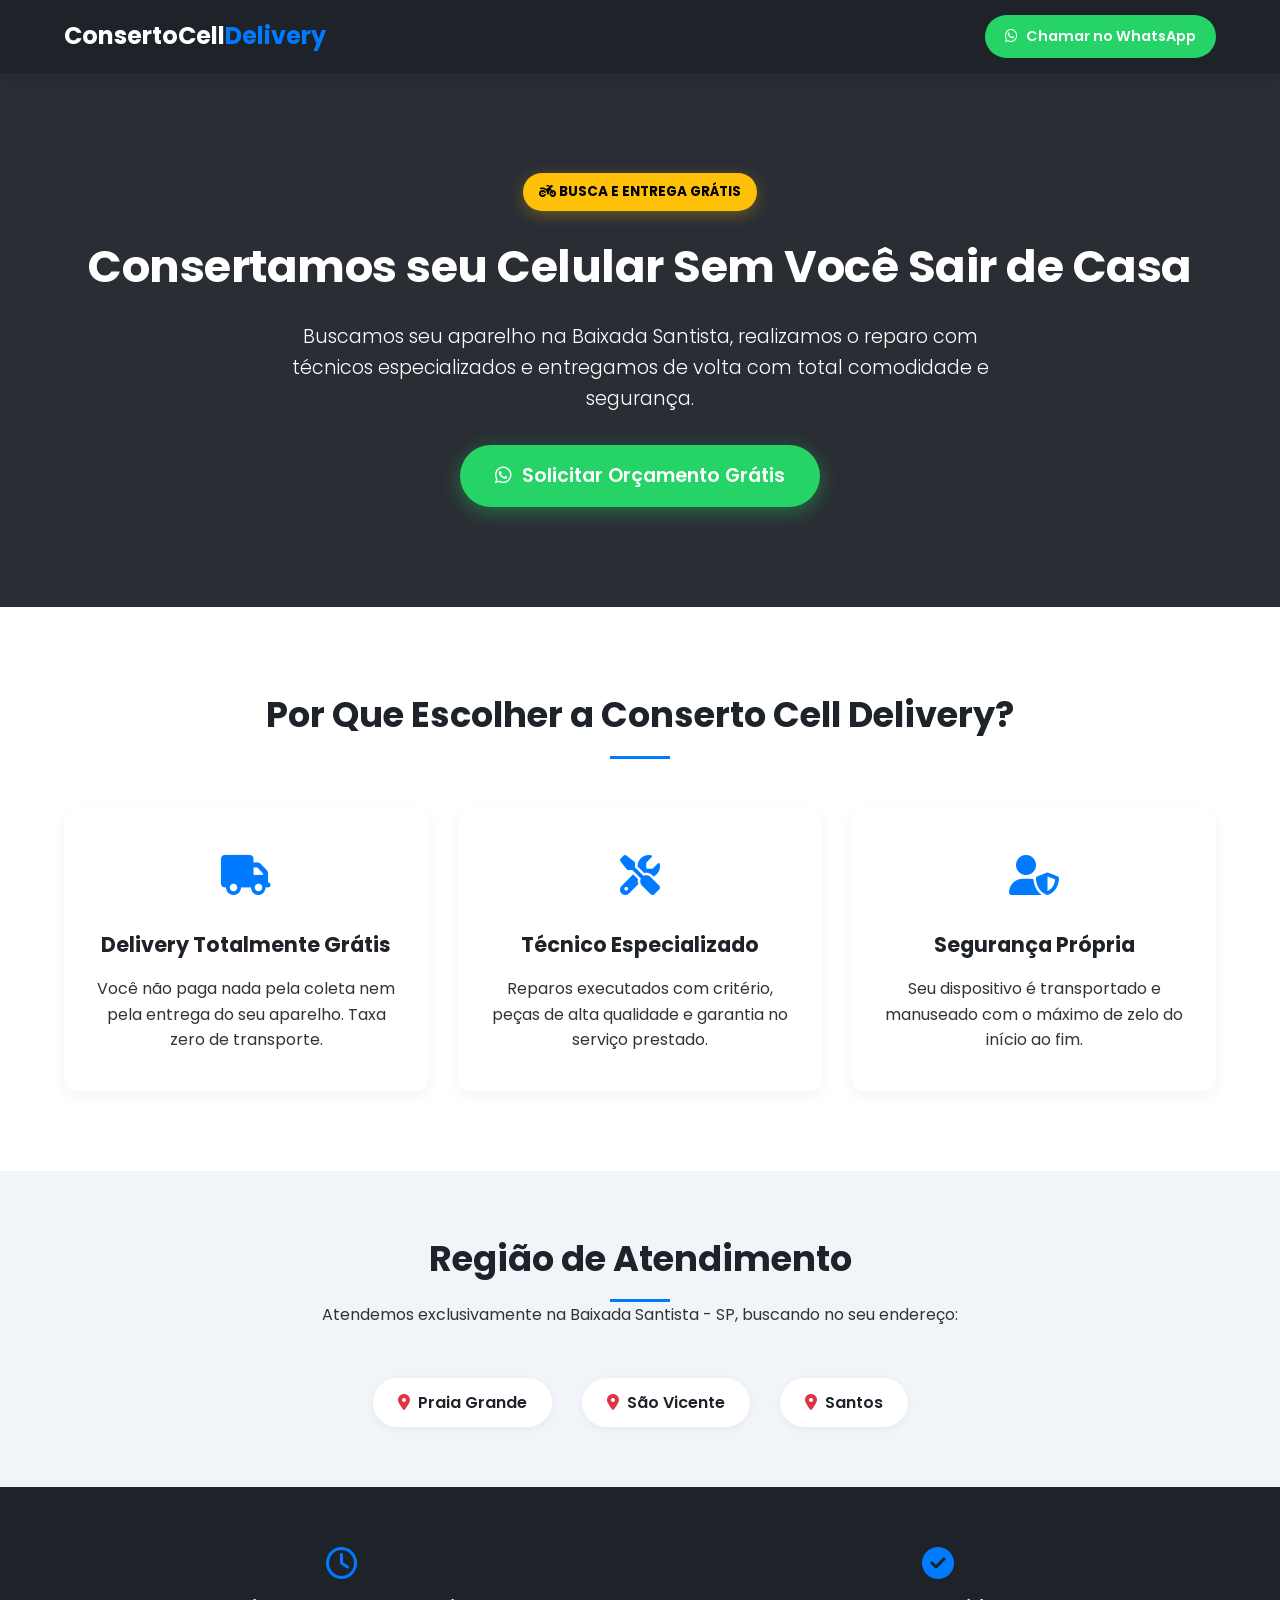
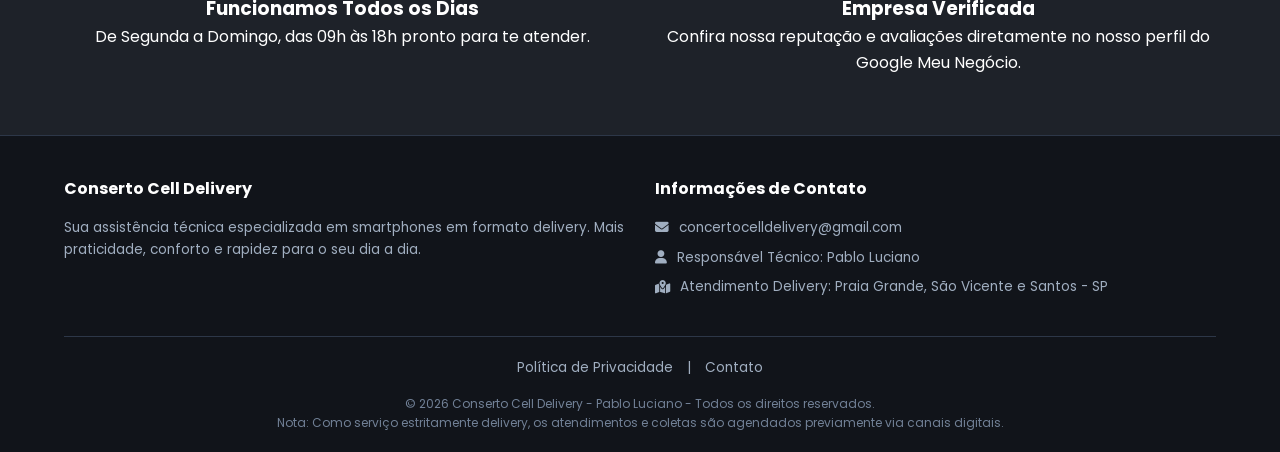
<file: index.html>
<!DOCTYPE html>
<html lang="pt-BR">
<head>
    <link rel="icon" href="favicon.png" type="image/x-icon">
    <meta charset="UTF-8">
    <meta name="viewport" content="width=device-width, initial-scale=1.0">
    <title>Conserto Cell Delivery | Assistência Técnica de Celulares</title>
    <link rel="preconnect" href="https://fonts.googleapis.com">
    <link rel="preconnect" href="https://fonts.gstatic.com" crossorigin>
    <link href="https://fonts.googleapis.com/css2?family=Poppins:wght@300;400;600;700&display=swap" rel="stylesheet">
    <link rel="stylesheet" href="style.css">
    <link rel="stylesheet" href="https://cdnjs.cloudflare.com/ajax/libs/font-awesome/6.4.0/css/all.min.css">
    <!-- Google tag (gtag.js) -->
<script async src="https://www.googletagmanager.com/gtag/js?id=G-J5MNGKGS6J">
</script>
<script>
  window.dataLayer = window.dataLayer || [];
  function gtag(){dataLayer.push(arguments);}
  gtag('js', new Date());

  gtag('config', 'G-J5MNGKGS6J');
</script>
<!-- Google tag (gtag.js) -->
<script async src="https://www.googletagmanager.com/gtag/js?id=G-WCX7JK6KSG"></script>
<script>
  window.dataLayer = window.dataLayer || [];
  function gtag(){dataLayer.push(arguments);}
  gtag('js', new Date());

  gtag('config', 'G-WCX7JK6KSG');
</script>
<!-- Google tag (gtag.js) --> <script async src="https://www.googletagmanager.com/gtag/js?id=G-J5MNGKGS6J"></script> <script> window.dataLayer = window.dataLayer || []; function gtag(){dataLayer.push(arguments);} gtag('js', new Date()); gtag('config', 'G-J5MNGKGS6J'); </script>
 <!-- Event snippet for Compra conversion page --> <script> gtag('event', 'conversion', { 'send_to': 'AW-17704909725/KrjECJyli74cEJ33rfpB', 'transaction_id': '' // 'new_customer': true /* calculate dynamically, populate with true/false */, });gtag('config', 'AW-17704909725'); </script>

</head>
<body>

    <header>
        <div class="container nav-container">
            <div class="logo">ConsertoCell<span>Delivery</span></div>
            <a href="https://wa.me/+5522991050728" class="btn-header" target="_blank">
                <i class="fab fa-whatsapp"></i> Chamar no WhatsApp
            </a>
        </div>
    </header>

    <section class="hero">
        <div class="container">
            <div class="badge-delivery"><i class="fas fa-motorcycle"></i> Busca e Entrega Grátis</div>
            <h1>Consertamos seu Celular Sem Você Sair de Casa</h1>
            <p>Buscamos seu aparelho na Baixada Santista, realizamos o reparo com técnicos especializados e entregamos de volta com total comodidade e segurança.</p>
            <a href="https://wa.me/+5522991050728" class="cta-main" target="_blank">
                <i class="fab fa-whatsapp"></i> Solicitar Orçamento Grátis
            </a>
        </div>
    </section>

    <section class="features">
        <div class="container">
            <div class="section-title">
                <h2>Por Que Escolher a Conserto Cell Delivery?</h2>
            </div>
            <div class="grid-features">
                <div class="feature-card">
                    <div class="feature-icon"><i class="fas fa-truck"></i></div>
                    <h3>Delivery Totalmente Grátis</h3>
                    <p>Você não paga nada pela coleta nem pela entrega do seu aparelho. Taxa zero de transporte.</p>
                </div>
                <div class="feature-card">
                    <div class="feature-icon"><i class="fas fa-tools"></i></div>
                    <h3>Técnico Especializado</h3>
                    <p>Reparos executados com critério, peças de alta qualidade e garantia no serviço prestado.</p>
                </div>
                <div class="feature-card">
                    <div class="feature-icon"><i class="fas fa-user-shield"></i></div>
                    <h3>Segurança Própria</h3>
                    <p>Seu dispositivo é transportado e manuseado com o máximo de zelo do início ao fim.</p>
                </div>
            </div>
        </div>
    </section>

    <section class="coverage">
        <div class="container">
            <div class="section-title">
                <h2>Região de Atendimento</h2>
                <p>Atendemos exclusivamente na Baixada Santista - SP, buscando no seu endereço:</p>
            </div>
            <div class="coverage-list">
                <div class="coverage-item"><i class="fas fa-map-marker-alt"></i> Praia Grande</div>
                <div class="coverage-item"><i class="fas fa-map-marker-alt"></i> São Vicente</div>
                <div class="coverage-item"><i class="fas fa-map-marker-alt"></i> Santos</div>
            </div>
        </div>
    </section>

    <section class="info-trust">
        <div class="container">
            <div class="info-grid">
                <div class="info-box">
                    <i class="far fa-clock"></i>
                    <h3>Funcionamos Todos os Dias</h3>
                    <p>De Segunda a Domingo, das 09h às 18h pronto para te atender.</p>
                </div>
                <div class="info-box">
                    <i class="fas fa-check-circle"></i>
                    <h3>Empresa Verificada</h3>
                    <p>Confira nossa reputação e avaliações diretamente no nosso perfil do Google Meu Negócio.</p>
                </div>
            </div>
        </div>
    </section>

    <footer>
        <div class="container">
            <div class="footer-grid">
                <div class="footer-about">
                    <h4>Conserto Cell Delivery</h4>
                    <p>Sua assistência técnica especializada em smartphones em formato delivery. Mais praticidade, conforto e rapidez para o seu dia a dia.</p>
                </div>
                <div class="footer-contact">
                    <h4>Informações de Contato</h4>
                    <p><i class="fas fa-envelope"></i> concertocelldelivery@gmail.com</p>
                    <p><i class="fas fa-user"></i> Responsável Técnico: Pablo Luciano</p>
                    <p><i class="fas fa-map-marked-alt"></i> Atendimento Delivery: Praia Grande, São Vicente e Santos - SP</p>
                </div>
            </div>
            
            <div class="footer-links">
                <a href="politica.html" target="_blank">Política de Privacidade</a> | 
                <a href="https://wa.me/5522991050728" target="_blank">Contato</a>
            </div>

            <div class="legal-notice">
                <p>&copy; 2026 Conserto Cell Delivery - Pablo Luciano - Todos os direitos reservados.</p>
                <p>Nota: Como serviço estritamente delivery, os atendimentos e coletas são agendados previamente via canais digitais.</p>
            </div>
        </div>
    </footer>

</body>
</html>
</file>
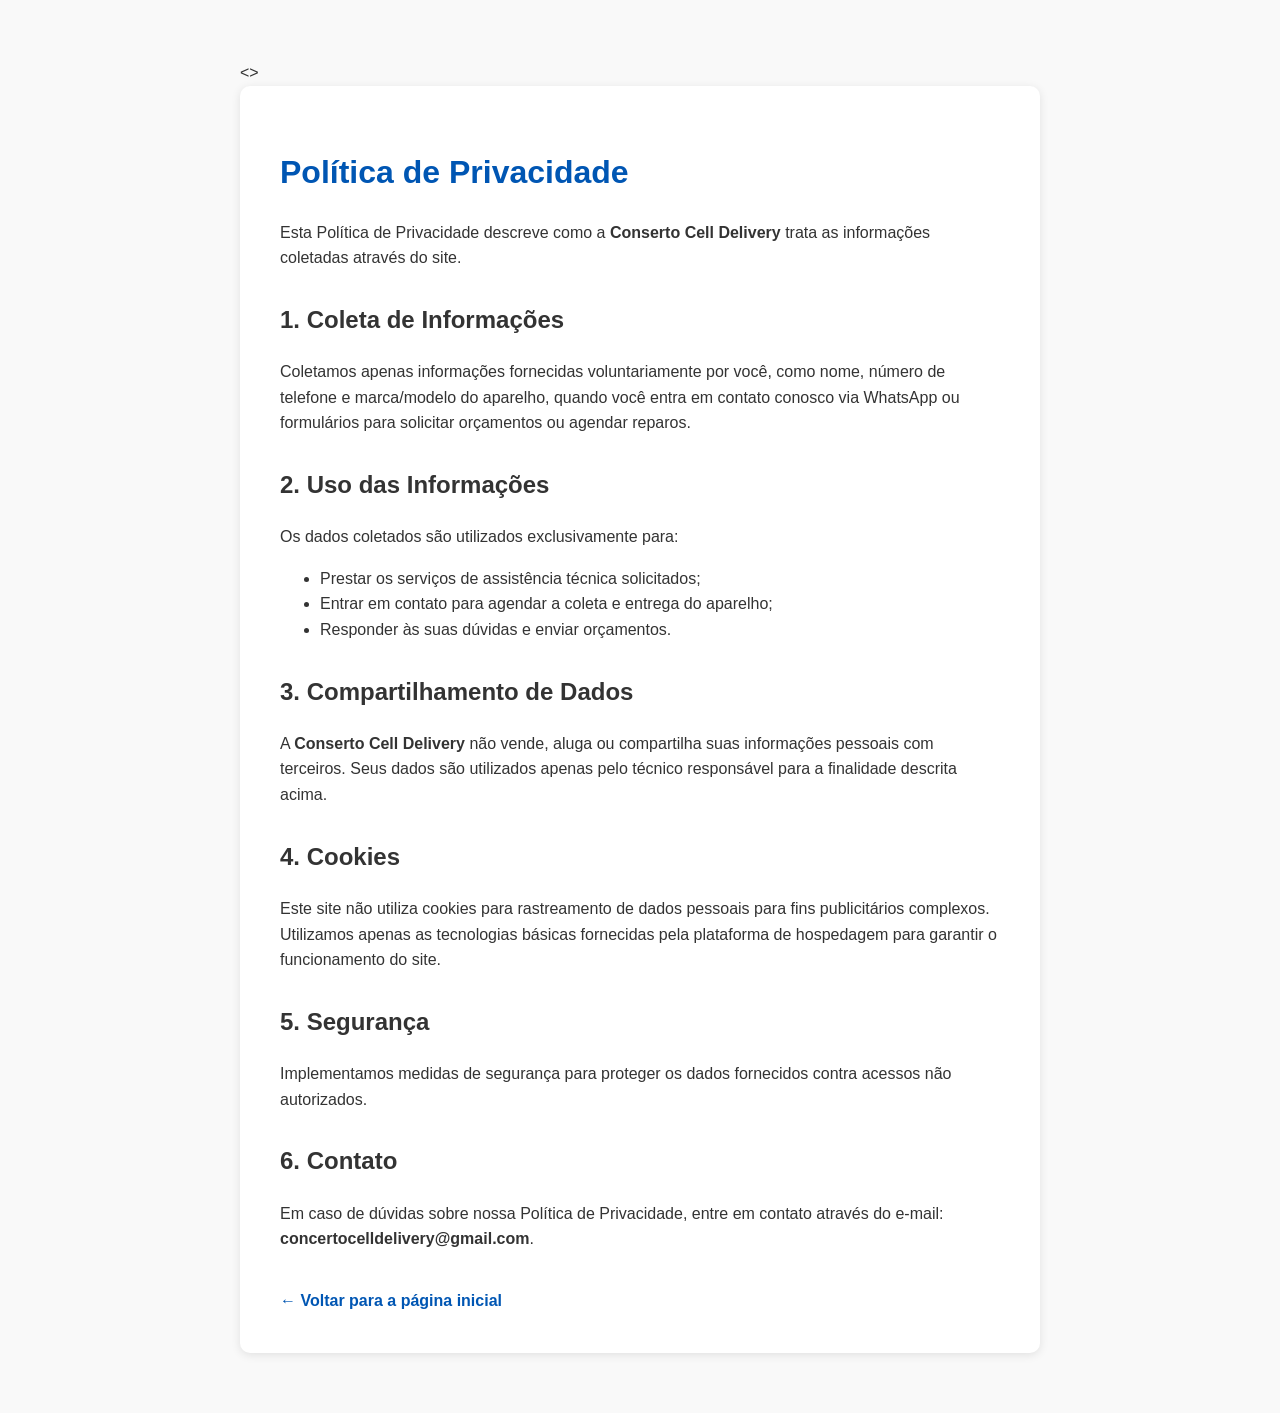
<file: politica.html>
<!DOCTYPE html>
<html lang="pt-br">
<>
    <meta charset="UTF-8">
    <meta name="viewport" content="width=device-width, initial-scale=1.0">
    <title>Política de Privacidade | Conserto Cell Delivery</title>
    <style>
        body { font-family: 'Segoe UI', sans-serif; line-height: 1.6; color: #333; max-width: 800px; margin: 40px auto; padding: 20px; background: #f9f9f9; }
        h1 { color: #0056b3; }
        h2 { color: #333; margin-top: 30px; }
        .container { background: #fff; padding: 40px; border-radius: 10px; box-shadow: 0 2px 10px rgba(0,0,0,0.1); }
        .back-link { display: inline-block; margin-top: 20px; color: #0056b3; text-decoration: none; font-weight: bold; }
    </style>
     <!-- Google tag (gtag.js) -->
<script async src="https://www.googletagmanager.com/gtag/js?id=G-J5MNGKGS6J">
</script>
<script>
  window.dataLayer = window.dataLayer || [];
  function gtag(){dataLayer.push(arguments);}
  gtag('js', new Date());

  gtag('config', 'G-J5MNGKGS6J');
</script>
<!-- Google tag (gtag.js) -->
<script async src="https://www.googletagmanager.com/gtag/js?id=G-WCX7JK6KSG"></script>
<script>
  window.dataLayer = window.dataLayer || [];
  function gtag(){dataLayer.push(arguments);}
  gtag('js', new Date());

  gtag('config', 'G-WCX7JK6KSG');
</script>
<!-- Google tag (gtag.js) --> <script async src="https://www.googletagmanager.com/gtag/js?id=G-J5MNGKGS6J"></script> <script> window.dataLayer = window.dataLayer || []; function gtag(){dataLayer.push(arguments);} gtag('js', new Date()); gtag('config', 'G-J5MNGKGS6J'); </script>
 <!-- Event snippet for Compra conversion page --> <script> gtag('event', 'conversion', { 'send_to': 'AW-17704909725/KrjECJyli74cEJ33rfpB', 'transaction_id': '' // 'new_customer': true /* calculate dynamically, populate with true/false */, });gtag('config', 'AW-17704909725'); </script>

</head>
<body>

    <div class="container">
        <h1>Política de Privacidade</h1>
        <p>Esta Política de Privacidade descreve como a <strong>Conserto Cell Delivery</strong> trata as informações coletadas através do site.</p>

        <h2>1. Coleta de Informações</h2>
        <p>Coletamos apenas informações fornecidas voluntariamente por você, como nome, número de telefone e marca/modelo do aparelho, quando você entra em contato conosco via WhatsApp ou formulários para solicitar orçamentos ou agendar reparos.</p>

        <h2>2. Uso das Informações</h2>
        <p>Os dados coletados são utilizados exclusivamente para:</p>
        <ul>
            <li>Prestar os serviços de assistência técnica solicitados;</li>
            <li>Entrar em contato para agendar a coleta e entrega do aparelho;</li>
            <li>Responder às suas dúvidas e enviar orçamentos.</li>
        </ul>

        <h2>3. Compartilhamento de Dados</h2>
        <p>A <strong>Conserto Cell Delivery</strong> não vende, aluga ou compartilha suas informações pessoais com terceiros. Seus dados são utilizados apenas pelo técnico responsável para a finalidade descrita acima.</p>

        <h2>4. Cookies</h2>
        <p>Este site não utiliza cookies para rastreamento de dados pessoais para fins publicitários complexos. Utilizamos apenas as tecnologias básicas fornecidas pela plataforma de hospedagem para garantir o funcionamento do site.</p>

        <h2>5. Segurança</h2>
        <p>Implementamos medidas de segurança para proteger os dados fornecidos contra acessos não autorizados.</p>

        <h2>6. Contato</h2>
        <p>Em caso de dúvidas sobre nossa Política de Privacidade, entre em contato através do e-mail: <strong>concertocelldelivery@gmail.com</strong>.</p>
        
        <a href="index.html" class="back-link">&larr; Voltar para a página inicial</a>
    </div>

</body>
</html>
</file>
<file: style.css>
/* RESET E CONFIGURAÇÕES GERAIS */
        * {
            margin: 0;
            padding: 0;
            box-sizing: border-box;
            font-family: 'Poppins', sans-serif;
        }

        :root {
            --primary: #007bff; /* Azul moderno */
            --secondary: #17a2b8; /* Tom complementar */
            --dark: #1e2229; /* Fundo escuro elegante */
            --light: #f8f9fa; /* Fundo claro */
            --text-dark: #333333;
            --text-light: #ffffff;
            --whatsapp: #25d366;
        }

        html {
            scroll-behavior: smooth;
        }

        body {
            background-color: var(--light);
            color: var(--text-dark);
            line-height: 1.6;
        }

        .container {
            width: 90%;
            max-width: 1200px;
            margin: 0 auto;
        }

        /* HEADER */
        header {
            background-color: var(--dark);
            padding: 15px 0;
            position: sticky;
            top: 0;
            z-index: 1000;
            box-shadow: 0 4px 10px rgba(0,0,0,0.1);
        }

        .nav-container {
            display: flex;
            justify-content: space-between;
            align-items: center;
        }

        .logo {
            color: var(--text-light);
            font-size: 1.5rem;
            font-weight: 700;
        }

        .logo span {
            color: var(--primary);
        }

        .btn-header {
            background-color: var(--whatsapp);
            color: white;
            padding: 10px 20px;
            border-radius: 30px;
            text-decoration: none;
            font-weight: 600;
            font-size: 0.9rem;
            transition: 0.3s;
            display: flex;
            align-items: center;
            gap: 8px;
        }

        .btn-header:hover {
            background-color: #20ba5a;
            transform: translateY(-2px);
        }

        /* HERO SECTION */
        .hero {
            background: linear-gradient(135deg, rgba(30,34,41,0.95) 100%, rgba(0,123,255,0.6) 100%), url('https://images.unsplash.com/photo-1511707171634-5f897ff02aa9?q=80&w=1920') no-repeat center center/cover;
            padding: 100px 0;
            color: var(--text-light);
            text-align: center;
        }

        .hero h1 {
            font-size: 2.8rem;
            font-weight: 700;
            margin-bottom: 20px;
            letter-spacing: -0.5px;
        }

        .hero p {
            font-size: 1.2rem;
            max-width: 700px;
            margin: 0 auto 30px auto;
            font-weight: 300;
        }

        .badge-delivery {
            background-color: #ffc107;
            color: #000;
            padding: 8px 16px;
            border-radius: 20px;
            font-weight: 700;
            display: inline-block;
            margin-bottom: 20px;
            text-transform: uppercase;
            font-size: 0.85rem;
            box-shadow: 0 4px 15px rgba(255, 193, 7, 0.3);
        }

        .cta-main {
            background-color: var(--whatsapp);
            color: white;
            padding: 16px 35px;
            border-radius: 50px;
            text-decoration: none;
            font-weight: 600;
            font-size: 1.2rem;
            display: inline-flex;
            align-items: center;
            gap: 10px;
            box-shadow: 0 5px 20px rgba(37, 211, 102, 0.4);
            transition: 0.3s;
        }

        .cta-main:hover {
            background-color: #20ba5a;
            transform: translateY(-3px);
            box-shadow: 0 8px 25px rgba(37, 211, 102, 0.5);
        }

        /* DIFERENCIAIS / COMO FUNCIONA */
        .features {
            padding: 80px 0;
            background-color: var(--text-light);
        }

        .section-title {
            text-align: center;
            margin-bottom: 50px;
        }

        .section-title h2 {
            font-size: 2.2rem;
            color: var(--dark);
            position: relative;
            padding-bottom: 15px;
        }

        .section-title h2::after {
            content: '';
            position: absolute;
            bottom: 0;
            left: 50%;
            transform: translateX(-50%);
            width: 60px;
            height: 3px;
            background-color: var(--primary);
        }

        .grid-features {
            display: grid;
            grid-template-columns: repeat(auto-fit, minmax(280px, 1fr));
            gap: 30px;
        }

        .feature-card {
            background: #fff;
            padding: 35px 25px;
            border-radius: 12px;
            text-align: center;
            box-shadow: 0 5px 15px rgba(0,0,0,0.05);
            transition: 0.3s;
            border-bottom: 3px solid transparent;
        }

        .feature-card:hover {
            transform: translateY(-5px);
            border-bottom: 3px solid var(--primary);
        }

        .feature-icon {
            font-size: 2.5rem;
            color: var(--primary);
            margin-bottom: 20px;
        }

        .feature-card h3 {
            font-size: 1.3rem;
            margin-bottom: 15px;
            color: var(--dark);
        }

        /* ÁREA DE ATENDIMENTO */
        .coverage {
            background-color: #f1f5f9;
            padding: 60px 0;
            text-align: center;
        }

        .coverage-list {
            display: flex;
            justify-content: center;
            gap: 30px;
            flex-wrap: wrap;
            margin-top: 25px;
        }

        .coverage-item {
            background: white;
            padding: 12px 25px;
            border-radius: 30px;
            font-weight: 600;
            box-shadow: 0 2px 8px rgba(0,0,0,0.05);
            color: var(--dark);
            display: flex;
            align-items: center;
            gap: 8px;
        }

        .coverage-item i {
            color: #dc3545;
        }

        /* HORÁRIOS E SEGURANÇA */
        .info-trust {
            padding: 60px 0;
            background: var(--dark);
            color: white;
            text-align: center;
        }

        .info-grid {
            display: grid;
            grid-template-columns: repeat(auto-fit, minmax(250px, 1fr));
            gap: 40px;
        }

        .info-box i {
            font-size: 2rem;
            color: var(--primary);
            margin-bottom: 15px;
        }

        /* FOOTER (Obrigatório e Otimizado para Google Ads) */
        footer {
            background-color: #11141a;
            color: #a0aec0;
            padding: 40px 0 20px 0;
            font-size: 0.85rem;
            border-top: 1px solid #2d3748;
        }

        .footer-grid {
            display: grid;
            grid-template-columns: repeat(auto-fit, minmax(250px, 1fr));
            gap: 30px;
            margin-bottom: 30px;
        }

        .footer-about h4, .footer-contact h4 {
            color: white;
            margin-bottom: 15px;
            font-size: 1rem;
        }

        .footer-contact p {
            margin-bottom: 8px;
            display: flex;
            align-items: center;
            gap: 10px;
        }

        .footer-links {
            text-align: center;
            margin-top: 20px;
            padding-top: 20px;
            border-top: 1px solid #2d3748;
        }

        .footer-links a {
            color: #a0aec0;
            text-decoration: none;
            margin: 0 10px;
            transition: 0.3s;
        }

        .footer-links a:hover {
            color: var(--primary);
        }

        .legal-notice {
            text-align: center;
            margin-top: 15px;
            font-size: 0.75rem;
            color: #718096;
        }

        /* RESPONSIVIDADE */
        @media (max-width: 768px) {
            .hero h1 { font-size: 2rem; }
            .hero p { font-size: 1rem; }
            .nav-container { flex-direction: column; gap: 15px; }
            .coverage-list { flex-direction: column; align-items: center; }
            .coverage-item { width: 80%; justify-content: center; }
        }
</file>
